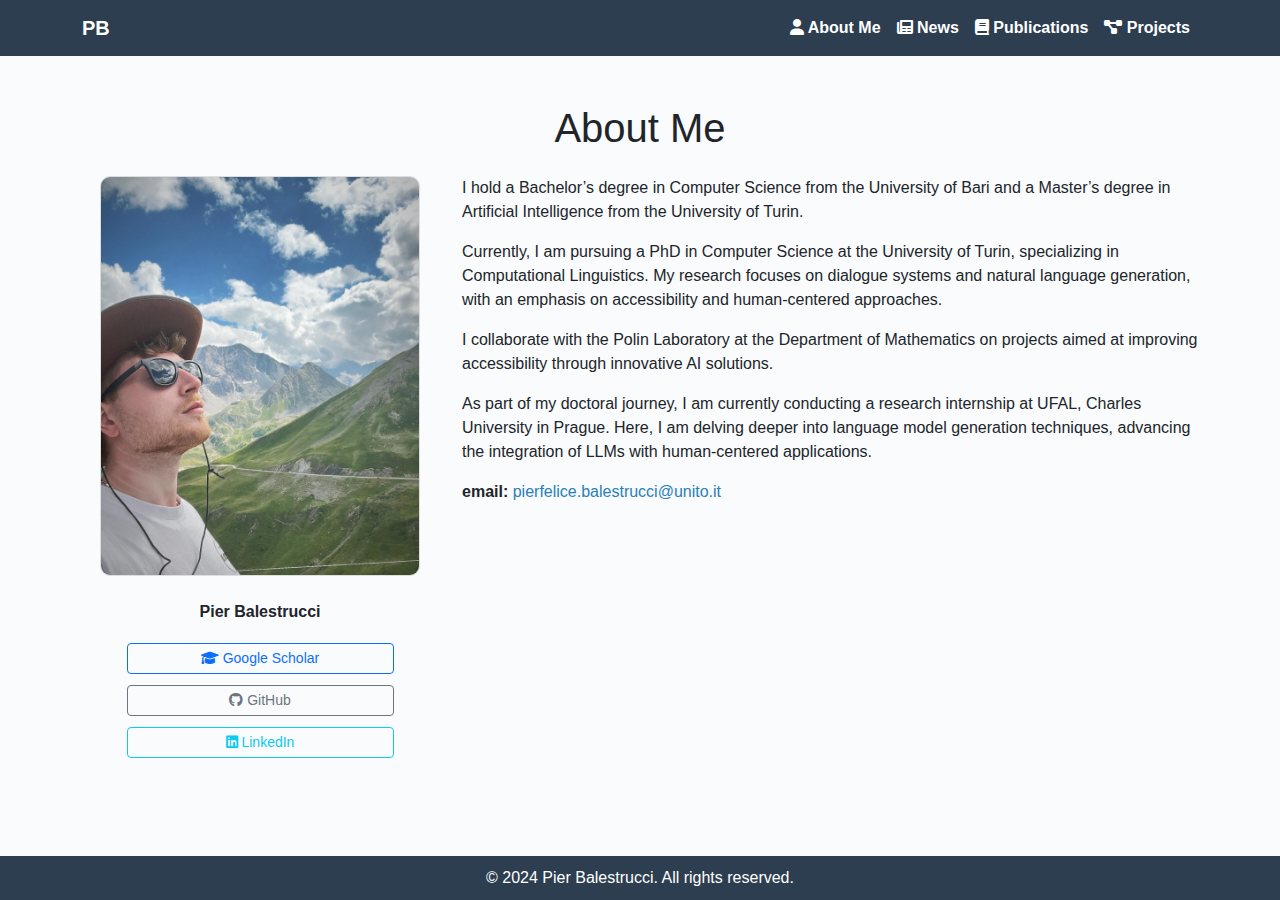
<file: index.html>
<!DOCTYPE html>
<html lang="en">
<head>
    <meta charset="UTF-8">
    <meta name="viewport" content="width=device-width, initial-scale=1.0">
    <title>About Me - Pier Balestrucci</title>
    <link href="https://cdn.jsdelivr.net/npm/bootstrap@5.3.0-alpha3/dist/css/bootstrap.min.css" rel="stylesheet">
    <link rel="stylesheet" href="https://cdnjs.cloudflare.com/ajax/libs/font-awesome/6.0.0-beta3/css/all.min.css">
    <link rel="stylesheet" href="styles.css">
</head>
<body>
    <!-- Navbar -->
    <nav class="navbar navbar-expand-lg justify-content-center">
        <div class="container">
            <a class="navbar-brand" href="index.html">PB</a>
            <button class="navbar-toggler" type="button" data-bs-toggle="collapse" data-bs-target="#navbarNav" aria-controls="navbarNav" aria-expanded="false" aria-label="Toggle navigation">
                <span class="navbar-toggler-icon"></span>
            </button>
            <div class="collapse navbar-collapse" id="navbarNav">
                <ul class="navbar-nav ms-auto">
                    <li class="nav-item"><a class="nav-link active" href="index.html"><i class="fas fa-user"></i> About Me</a></li>
                    <li class="nav-item"><a class="nav-link" href="news.html"><i class="fas fa-newspaper"></i> News</a></li>
                    <li class="nav-item"><a class="nav-link" href="publications.html"><i class="fas fa-book"></i> Publications</a></li>
                    <li class="nav-item"><a class="nav-link" href="projects.html"><i class="fas fa-project-diagram"></i> Projects</a></li>
                </ul>
            </div>
        </div>
    </nav>

    <!-- Main Content -->
    <div class="container mt-5">
        <h1 class="text-center mb-4">About Me</h1>
        <div class="row">
            <!-- Profile Picture -->
            <div class="col-md-4 text-center justify-content-center">
                <img src="photo/propic.jpeg" alt="Pier Balestrucci" class="img-rectangle mb-2">
                <div class="social-links mt-3 d-flex flex-column align-items-center">
                    <p>
                        <strong>Pier Balestrucci</strong>
                    </p>
                    <a href="https://scholar.google.com/citations?user=ShfLV-gAAAAJ&hl=it" target="_blank" class="btn btn-outline-primary btn-sm mb-2 w-75">
                        <i class="fas fa-graduation-cap"></i> Google Scholar
                    </a>
                    <a href="https://github.com/PierBale" target="_blank" class="btn btn-outline-secondary btn-sm mb-2 w-75">
                        <i class="fab fa-github"></i> GitHub
                    </a>
                    <a href="https://www.linkedin.com/in/pier-balestrucci-169a27173/" target="_blank" class="btn btn-outline-info btn-sm w-75">
                        <i class="fab fa-linkedin"></i> LinkedIn
                    </a>
                </div>
            </div>
            <!-- About Me Text -->
            <div class="col-md-8">
                <p class="about-me-text">
                    I hold a Bachelor’s degree in Computer Science from the University of Bari and a Master’s degree in Artificial Intelligence from the University of Turin.
                </p>
                <p class="about-me-text">
                    Currently, I am pursuing a PhD in Computer Science at the University of Turin, specializing in Computational Linguistics. My research focuses on dialogue systems and natural language generation, with an emphasis on accessibility and human-centered approaches.
                </p>
                <p class="about-me-text">
                    I collaborate with the Polin Laboratory at the Department of Mathematics on projects aimed at improving accessibility through innovative AI solutions. 
                </p>
                <p class="about-me-text">
                    As part of my doctoral journey, I am currently conducting a research internship at UFAL, Charles University in Prague. Here, I am delving deeper into language model generation techniques, advancing the integration of LLMs with human-centered applications.
                </p>
                <p class="about-me-text">
                    <strong>email:</strong> <a href="mailto:pierfelice.balestrucci@unito.it">pierfelice.balestrucci@unito.it</a>
                </p>
            </div>
        </div>
    </div>

    <!-- Footer -->
    <footer>
        <p>&copy; 2024 Pier Balestrucci. All rights reserved.</p>
    </footer>

    <!-- Include Bootstrap JS -->
    <script src="https://cdn.jsdelivr.net/npm/bootstrap@5.3.0-alpha3/dist/js/bootstrap.bundle.min.js"></script>
</body>
</html>
</file>
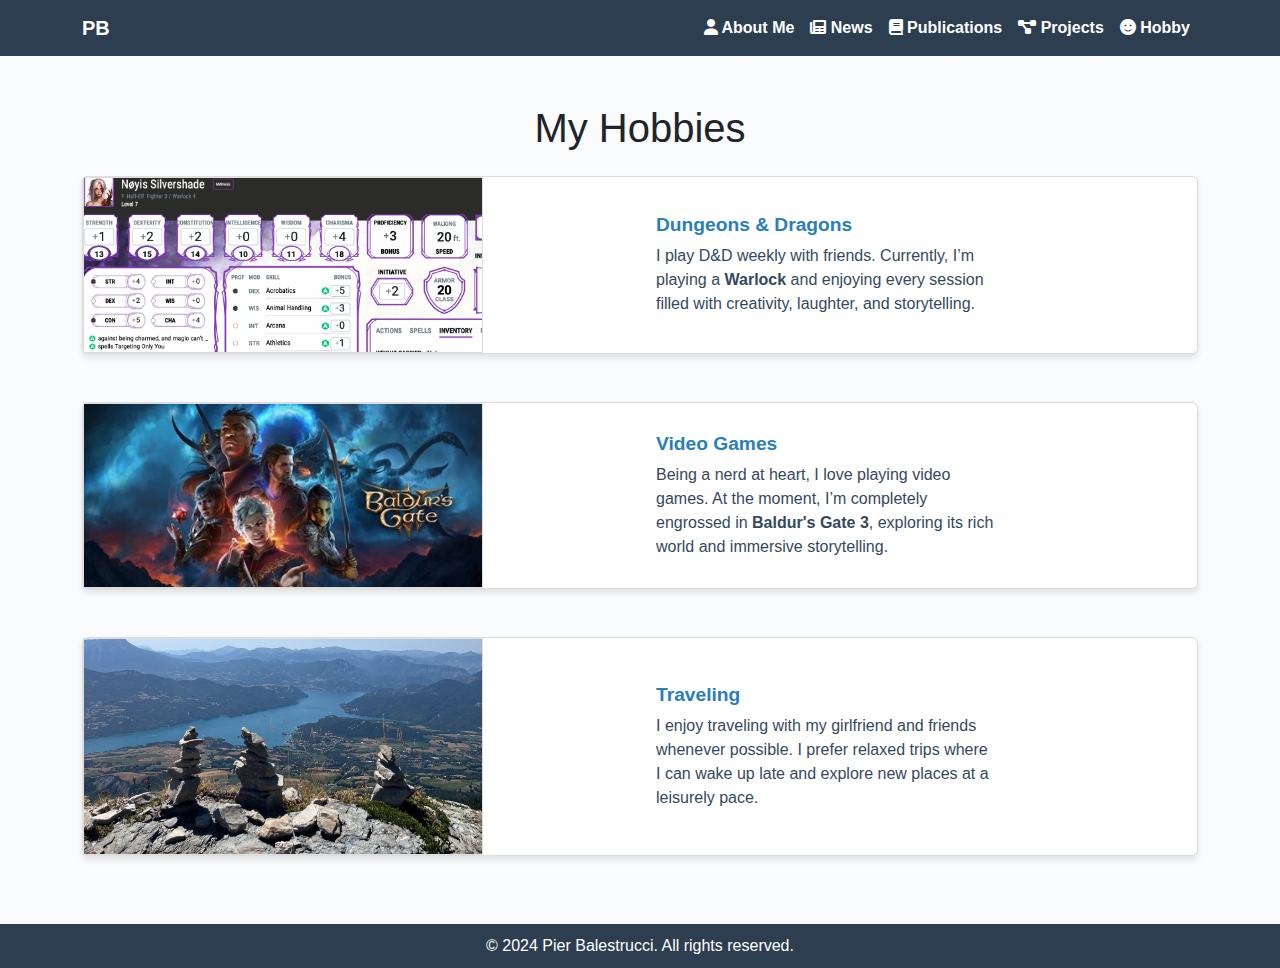
<file: hobbies.html>
<!DOCTYPE html>
<html lang="en">
<head>
    <meta charset="UTF-8">
    <meta name="viewport" content="width=device-width, initial-scale=1.0">
    <title>Hobbies - Pier Balestrucci</title>
    <link href="https://cdn.jsdelivr.net/npm/bootstrap@5.3.0-alpha3/dist/css/bootstrap.min.css" rel="stylesheet">
    <link rel="stylesheet" href="https://cdnjs.cloudflare.com/ajax/libs/font-awesome/6.0.0-beta3/css/all.min.css">
    <link rel="stylesheet" href="styles.css">
</head>
<body>
    <!-- Navbar -->
    <nav class="navbar navbar-expand-lg justify-content-center">
        <div class="container">
            <a class="navbar-brand" href="index.html">PB</a>
            <button class="navbar-toggler" type="button" data-bs-toggle="collapse" data-bs-target="#navbarNav" aria-controls="navbarNav" aria-expanded="false" aria-label="Toggle navigation">
                <span class="navbar-toggler-icon"></span>
            </button>
            <div class="collapse navbar-collapse" id="navbarNav">
                <ul class="navbar-nav ms-auto">
                    <li class="nav-item"><a class="nav-link" href="index.html"><i class="fas fa-user"></i> About Me</a></li>
                    <li class="nav-item"><a class="nav-link" href="news.html"><i class="fas fa-newspaper"></i> News</a></li>
                    <li class="nav-item"><a class="nav-link" href="publications.html"><i class="fas fa-book"></i> Publications</a></li>
                    <li class="nav-item"><a class="nav-link" href="projects.html"><i class="fas fa-project-diagram"></i> Projects</a></li>
                    <li class="nav-item"><a class="nav-link active" href="hobbies.html"><i class="fas fa-smile"></i> Hobby</a></li>
                </ul>
            </div>
        </div>
    </nav>

    <!-- Main Content -->
    <div class="container mt-5">
        <h1 class="text-center mb-4">My Hobbies</h1>
        
        <!-- Hobby 1: Dungeons & Dragons -->
        <div class="card mb-5">
            <div class="row g-0 align-items-center">
                <div class="col-md-6">
                    <img src="photo/warlock.png" class="img-fluid hobby-img" alt="Warlock Character">
                </div>
                <div class="col-md-4">
                    <div class="card-body">
                        <h5 class="card-title">Dungeons & Dragons</h5>
                        <p class="card-text">
                            I play D&D weekly with friends. Currently, I’m playing a <strong>Warlock</strong> and enjoying every session filled with creativity, laughter, and storytelling.
                        </p>
                    </div>
                </div>
            </div>
        </div>

        <!-- Hobby 2: Video Games -->
        <div class="card mb-5">
            <div class="row g-0 align-items-center">
                <div class="col-md-6">
                    <img src="photo/bg3.jpeg" class="img-fluid hobby-img" alt="Baldur's Gate 3">
                </div>
                <div class="col-md-4">
                    <div class="card-body">
                        <h5 class="card-title">Video Games</h5>
                        <p class="card-text">
                            Being a nerd at heart, I love playing video games. At the moment, I’m completely engrossed in <strong>Baldur's Gate 3</strong>, exploring its rich world and immersive storytelling.
                        </p>
                    </div>
                </div>
            </div>
        </div>

        <!-- Hobby 3: Traveling -->
        <div class="card mb-5">
            <div class="row g-0 align-items-center">
                <div class="col-md-6">
                    <img src="photo/travel.jpeg" class="img-fluid hobby-img" alt="Travel">
                </div>
                <div class="col-md-4">
                    <div class="card-body">
                        <h5 class="card-title">Traveling</h5>
                        <p class="card-text">
                            I enjoy traveling with my girlfriend and friends whenever possible. I prefer relaxed trips where I can wake up late and explore new places at a leisurely pace.
                        </p>
                    </div>
                </div>
            </div>
        </div>
    </div>

    <!-- Footer -->
    <footer>
        <p>&copy; 2024 Pier Balestrucci. All rights reserved.</p>
    </footer>

    <!-- Bootstrap JS -->
    <script src="https://cdn.jsdelivr.net/npm/bootstrap@5.3.0-alpha3/dist/js/bootstrap.bundle.min.js"></script>
</body>
</html>
</file>
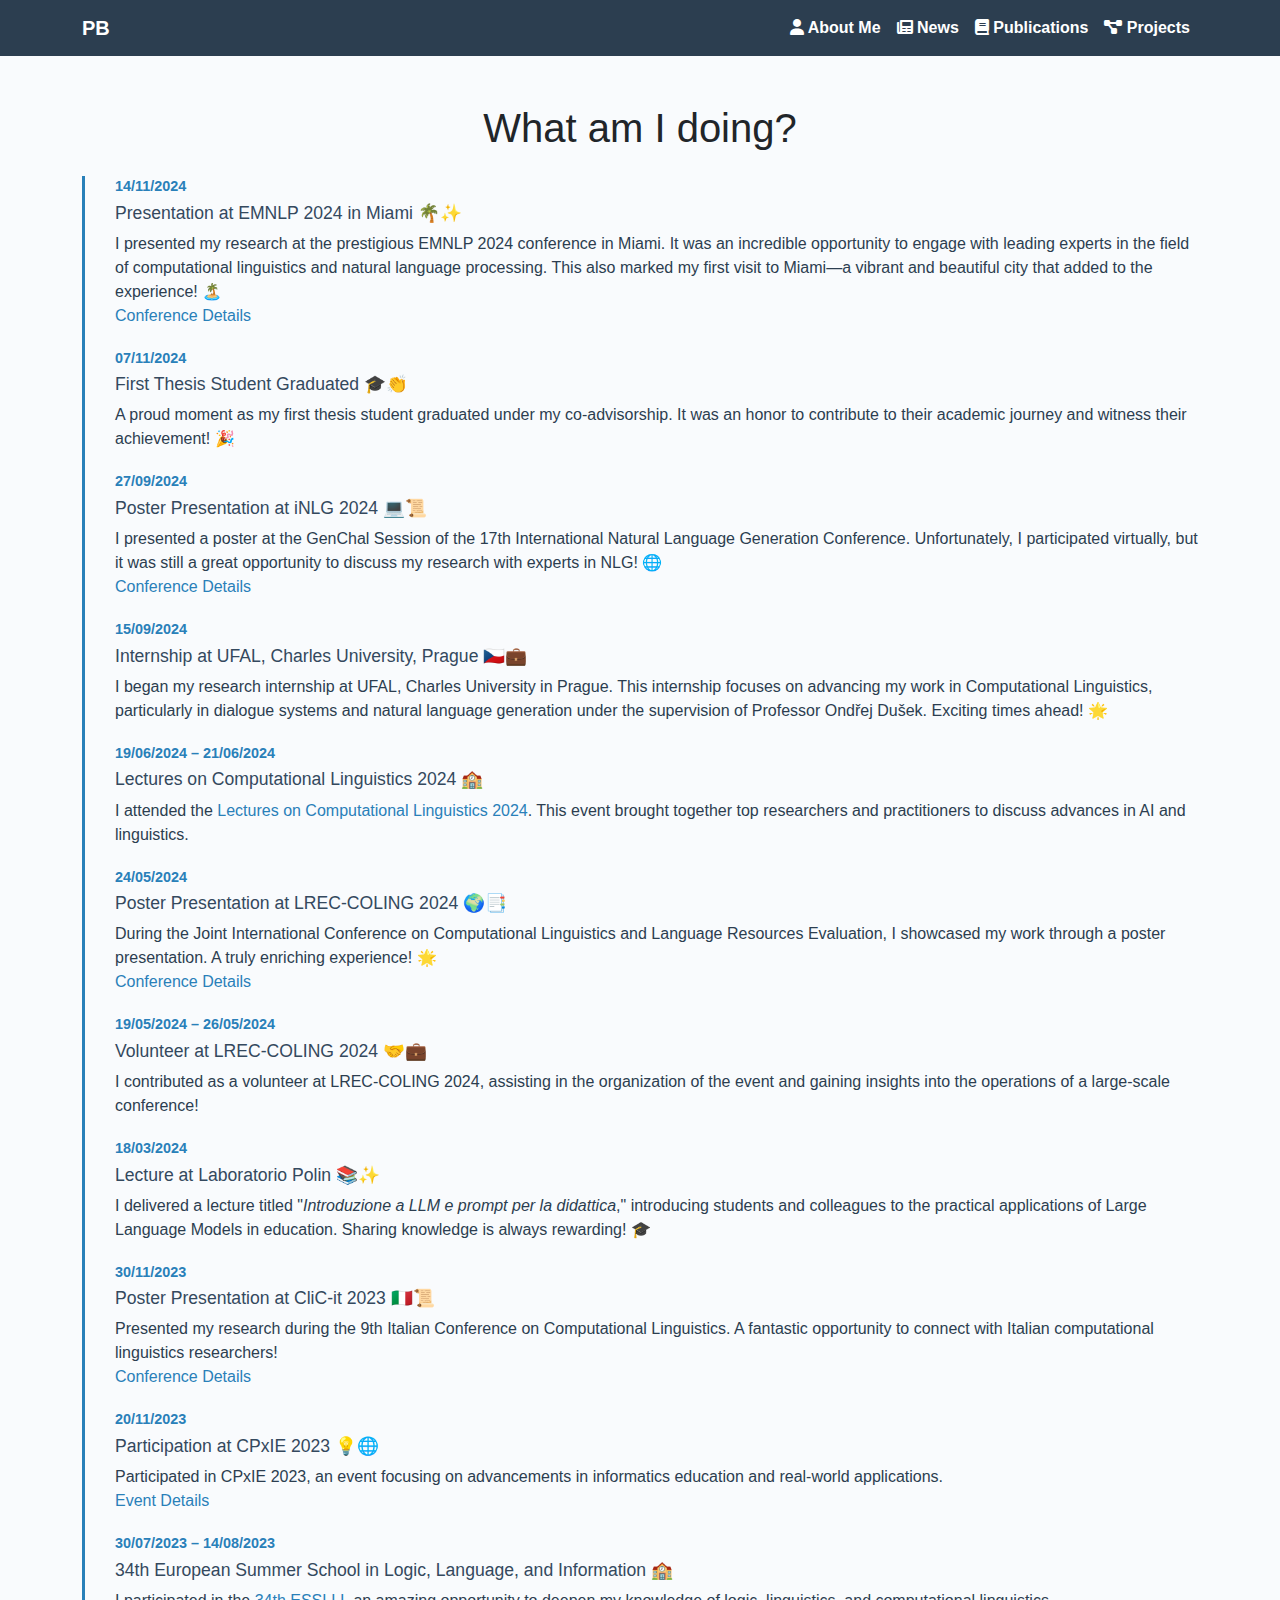
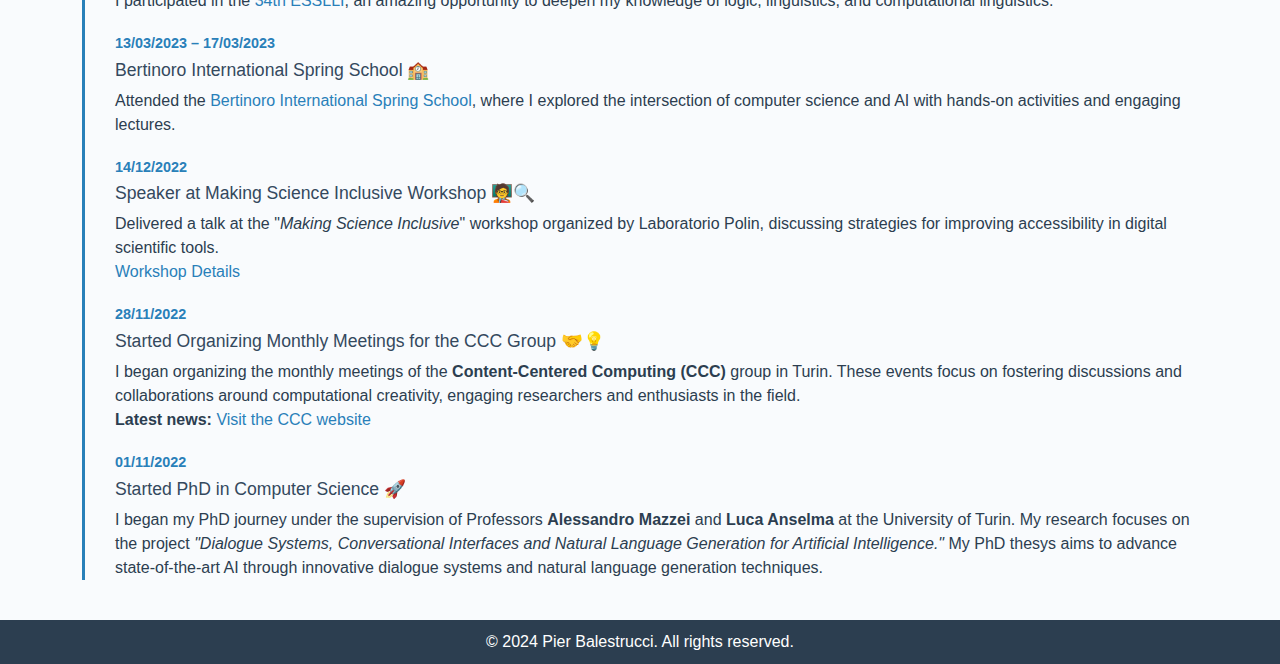
<file: news.html>
<!DOCTYPE html>
<html lang="en">
<head>
    <meta charset="UTF-8">
    <meta name="viewport" content="width=device-width, initial-scale=1.0">
    <title>News - Pier Balestrucci</title>
    <link href="https://cdn.jsdelivr.net/npm/bootstrap@5.3.0-alpha3/dist/css/bootstrap.min.css" rel="stylesheet">
    <link rel="stylesheet" href="https://cdnjs.cloudflare.com/ajax/libs/font-awesome/6.0.0-beta3/css/all.min.css">
    <link rel="stylesheet" href="styles.css">
</head>
<body>
    <!-- Navbar -->
    <nav class="navbar navbar-expand-lg justify-content-center">
        <div class="container">
            <a class="navbar-brand" href="index.html">PB</a>
            <button class="navbar-toggler" type="button" data-bs-toggle="collapse" data-bs-target="#navbarNav" aria-controls="navbarNav" aria-expanded="false" aria-label="Toggle navigation">
                <span class="navbar-toggler-icon"></span>
            </button>
            <div class="collapse navbar-collapse" id="navbarNav">
                <ul class="navbar-nav ms-auto">
                    <li class="nav-item"><a class="nav-link" href="index.html"><i class="fas fa-user"></i> About Me</a></li>
                    <li class="nav-item"><a class="nav-link active" href="news.html"><i class="fas fa-newspaper"></i> News</a></li>
                    <li class="nav-item"><a class="nav-link" href="publications.html"><i class="fas fa-book"></i> Publications</a></li>
                    <li class="nav-item"><a class="nav-link" href="projects.html"><i class="fas fa-project-diagram"></i> Projects</a></li>
                </ul>
            </div>
        </div>
    </nav>

    <div class="container mt-5">
        <h1 class="text-center mb-4">What am I doing?</h1>
        <section class="timeline">
            <div class="timeline-item">
                <div class="timeline-date">14/11/2024</div>
                <div class="timeline-content">
                    <h5>Presentation at EMNLP 2024 in Miami 🌴✨</h5>
                    <p>
                        I presented my research at the prestigious EMNLP 2024 conference in Miami. It was an incredible opportunity to engage with leading experts in the field of computational linguistics and natural language processing. 
                        This also marked my first visit to Miami—a vibrant and beautiful city that added to the experience! 🏝️<br>
                        <a href="https://2024.emnlp.org" target="_blank">Conference Details</a>
                    </p>
                </div>
            </div>
    
            <div class="timeline-item">
                <div class="timeline-date">07/11/2024</div>
                <div class="timeline-content">
                    <h5>First Thesis Student Graduated 🎓👏</h5>
                    <p>
                        A proud moment as my first thesis student graduated under my co-advisorship. It was an honor to contribute to their academic journey and witness their achievement! 🎉
                    </p>
                </div>
            </div>
    
            <div class="timeline-item">
                <div class="timeline-date">27/09/2024</div>
                <div class="timeline-content">
                    <h5>Poster Presentation at iNLG 2024 💻📜</h5>
                    <p>
                        I presented a poster at the GenChal Session of the 17th International Natural Language Generation Conference. 
                        Unfortunately, I participated virtually, but it was still a great opportunity to discuss my research with experts in NLG! 🌐<br>
                        <a href="https://2024.inlgmeeting.org" target="_blank">Conference Details</a>
                    </p>
                </div>
            </div>

            <div class="timeline-item">
                <div class="timeline-date">15/09/2024</div>
                <div class="timeline-content">
                    <h5>Internship at UFAL, Charles University, Prague 🇨🇿💼</h5>
                    <p>
                        I began my research internship at UFAL, Charles University in Prague. This internship focuses on advancing my work in Computational Linguistics, particularly in dialogue systems and natural language generation under the supervision of Professor Ondřej Dušek. Exciting times ahead! 🌟
                    </p>
                </div>
            </div>

            <div class="timeline-item">
                <div class="timeline-date">19/06/2024 – 21/06/2024</div>
                <div class="timeline-content">
                    <h5>Lectures on Computational Linguistics 2024 🏫</h5>
                    <p>
                        I attended the <a href="https://www.ai-lc.it/en/lectures-2/lectures-2024/" target="_blank">Lectures on Computational Linguistics 2024</a>. This event brought together top researchers and practitioners to discuss advances in AI and linguistics.
                    </p>
                </div>
            </div>

    
            <div class="timeline-item">
                <div class="timeline-date">24/05/2024</div>
                <div class="timeline-content">
                    <h5>Poster Presentation at LREC-COLING 2024 🌍📑</h5>
                    <p>
                        During the Joint International Conference on Computational Linguistics and Language Resources Evaluation, I showcased my work through a poster presentation. A truly enriching experience! 🌟<br>
                        <a href="https://lrec-coling-2024.org" target="_blank">Conference Details</a>
                    </p>
                </div>
            </div>
    
            <div class="timeline-item">
                <div class="timeline-date">19/05/2024 – 26/05/2024</div>
                <div class="timeline-content">
                    <h5>Volunteer at LREC-COLING 2024 🤝💼</h5>
                    <p>
                        I contributed as a volunteer at LREC-COLING 2024, assisting in the organization of the event and gaining insights into the operations of a large-scale conference!
                    </p>
                </div>
            </div>
    
            <div class="timeline-item">
                <div class="timeline-date">18/03/2024</div>
                <div class="timeline-content">
                    <h5>Lecture at Laboratorio Polin 📚✨</h5>
                    <p>
                        I delivered a lecture titled "<em>Introduzione a LLM e prompt per la didattica</em>," introducing students and colleagues to the practical applications of Large Language Models in education. Sharing knowledge is always rewarding! 🎓
                    </p>
                </div>
            </div>
    
            <div class="timeline-item">
                <div class="timeline-date">30/11/2023</div>
                <div class="timeline-content">
                    <h5>Poster Presentation at CliC-it 2023 🇮🇹📜</h5>
                    <p>
                        Presented my research during the 9th Italian Conference on Computational Linguistics. A fantastic opportunity to connect with Italian computational linguistics researchers!<br>
                        <a href="https://clic2023.ilc.cnr.it" target="_blank">Conference Details</a>
                    </p>
                </div>
            </div>
    
            <div class="timeline-item">
                <div class="timeline-date">20/11/2023</div>
                <div class="timeline-content">
                    <h5>Participation at CPxIE 2023 💡🌐</h5>
                    <p>
                        Participated in CPxIE 2023, an event focusing on advancements in informatics education and real-world applications.<br>
                        <a href="https://www.cpxie.net" target="_blank">Event Details</a>
                    </p>
                </div>
            </div>

            <div class="timeline-item">
                <div class="timeline-date">30/07/2023 – 14/08/2023</div>
                <div class="timeline-content">
                    <h5>34th European Summer School in Logic, Language, and Information 🏫</h5>
                    <p>
                        I participated in the <a href="https://2023.esslli.eu" target="_blank">34th ESSLLI</a>, an amazing opportunity to deepen my knowledge of logic, linguistics, and computational linguistics.
                    </p>
                </div>
            </div>

            <div class="timeline-item">
                <div class="timeline-date">13/03/2023 – 17/03/2023</div>
                <div class="timeline-content">
                    <h5>Bertinoro International Spring School 🏫</h5>
                    <p>
                        Attended the <a href="https://cs.unibo.it/projects/BISS/2023/program/" target="_blank">Bertinoro International Spring School</a>, where I explored the intersection of computer science and AI with hands-on activities and engaging lectures.
                    </p>
                </div>
            </div>

            <div class="timeline-item">
                <div class="timeline-date">14/12/2022</div>
                <div class="timeline-content">
                    <h5>Speaker at Making Science Inclusive Workshop 🧑‍🏫🔍</h5>
                    <p>
                        Delivered a talk at the "<em>Making Science Inclusive</em>" workshop organized by Laboratorio Polin, discussing strategies for improving accessibility in digital scientific tools.<br>
                        <a href="http://www.integr-abile.unito.it/workshop2022_2/" target="_blank">Workshop Details</a>
                    </p>
                </div>
            </div>

            <div class="timeline-item">
                <div class="timeline-date">28/11/2022</div>
                <div class="timeline-content">
                    <h5>Started Organizing Monthly Meetings for the CCC Group 🤝💡</h5>
                    <p>
                        I began organizing the monthly meetings of the <strong>Content-Centered Computing (CCC)</strong> group in Turin. These events focus on fostering discussions and collaborations around computational creativity, engaging researchers and enthusiasts in the field.<br>
                        <strong>Latest news:</strong> <a href="https://ccc.di.unito.it/" target="_blank">Visit the CCC website</a>
                    </p>
                </div>
            </div>

            <div class="timeline-item">
                <div class="timeline-date">01/11/2022</div>
                <div class="timeline-content">
                    <h5>Started PhD in Computer Science 🚀</h5>
                    <p>
                        I began my PhD journey under the supervision of Professors <strong>Alessandro Mazzei</strong> and <strong>Luca Anselma</strong> at the University of Turin. My research focuses on the project <em>"Dialogue Systems, Conversational Interfaces and Natural Language Generation for Artificial Intelligence."</em>
                        My PhD thesys aims to advance state-of-the-art AI through innovative dialogue systems and natural language generation techniques.
                    </p>
                </div>
            </div>
        </section>
    </div>
    <footer>
        <p>&copy; 2024 Pier Balestrucci. All rights reserved.</p>
    </footer>

    <!-- Bootstrap JS -->
    <script src="https://cdn.jsdelivr.net/npm/bootstrap@5.3.0-alpha3/dist/js/bootstrap.bundle.min.js"></script>
</body>
</html>
</file>
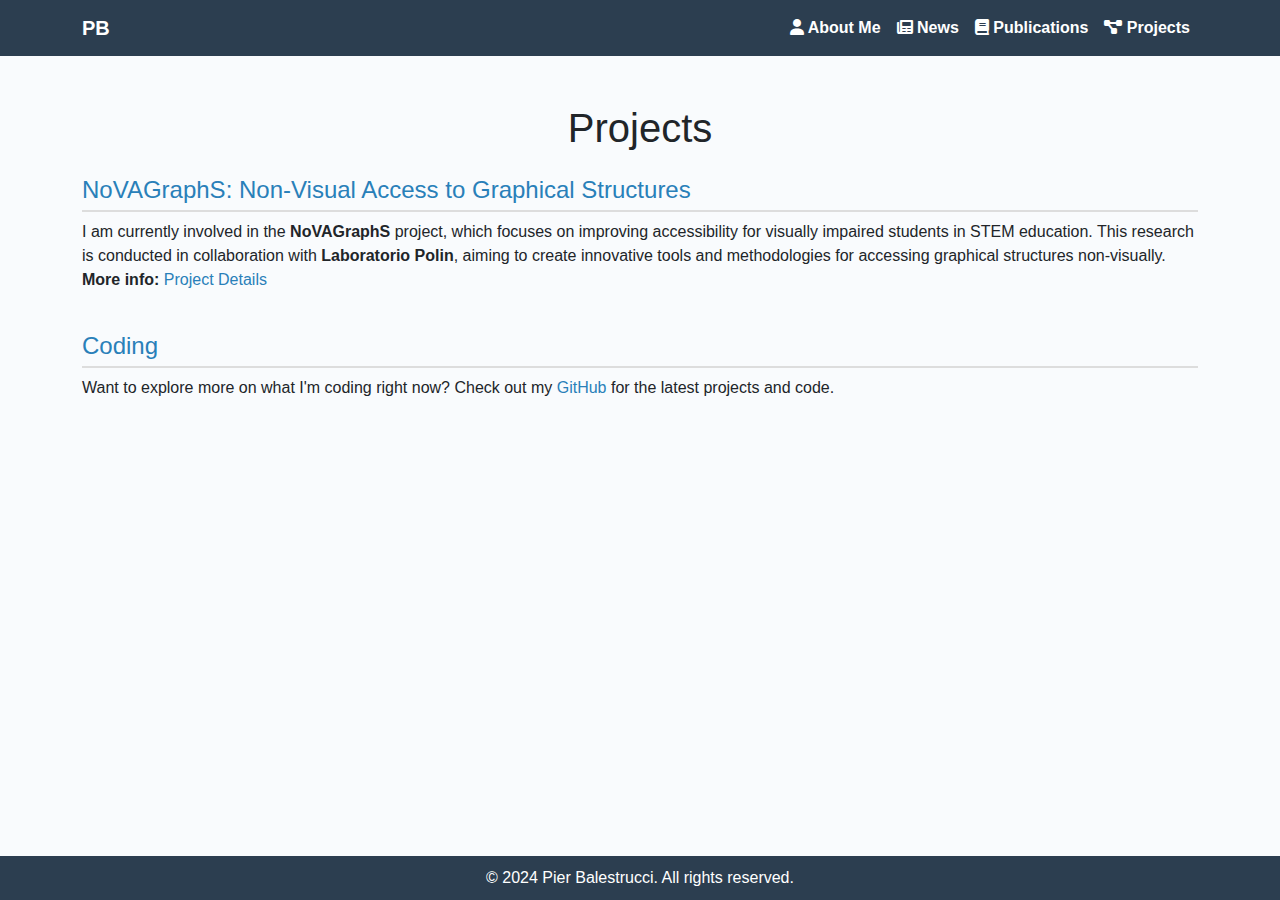
<file: projects.html>
<!DOCTYPE html>
<html lang="en">
<head>
    <meta charset="UTF-8">
    <meta name="viewport" content="width=device-width, initial-scale=1.0">
    <title>Project - Pier Balestrucci</title>
    <link href="https://cdn.jsdelivr.net/npm/bootstrap@5.3.0-alpha3/dist/css/bootstrap.min.css" rel="stylesheet">
    <link rel="stylesheet" href="https://cdnjs.cloudflare.com/ajax/libs/font-awesome/6.0.0-beta3/css/all.min.css">
    <link rel="stylesheet" href="styles.css">
</head>
<body>
    <!-- Navbar -->
    <nav class="navbar navbar-expand-lg justify-content-center">
        <div class="container">
            <a class="navbar-brand" href="index.html">PB</a>
            <button class="navbar-toggler" type="button" data-bs-toggle="collapse" data-bs-target="#navbarNav" aria-controls="navbarNav" aria-expanded="false" aria-label="Toggle navigation">
                <span class="navbar-toggler-icon"></span>
            </button>
            <div class="collapse navbar-collapse" id="navbarNav">
                <ul class="navbar-nav ms-auto">
                    <li class="nav-item"><a class="nav-link" href="index.html"><i class="fas fa-user"></i> About Me</a></li>
                    <li class="nav-item"><a class="nav-link" href="news.html"><i class="fas fa-newspaper"></i> News</a></li>
                    <li class="nav-item"><a class="nav-link" href="publications.html"><i class="fas fa-book"></i> Publications</a></li>
                    <li class="nav-item"><a class="nav-link active" href="projects.html"><i class="fas fa-project-diagram"></i> Projects</a></li>
                </ul>
            </div>
        </div>
    </nav>

    <div class="container mt-5">
        <h1 class="text-center mb-4">Projects</h1>
        <section>
            <h2>NoVAGraphS: Non-Visual Access to Graphical Structures</h2>
            <p>
                I am currently involved in the <strong>NoVAGraphS</strong> project, which focuses on improving accessibility for visually impaired students in STEM education. 
                This research is conducted in collaboration with <strong>Laboratorio Polin</strong>, aiming to create innovative tools and methodologies for accessing graphical structures non-visually.<br>
                <strong>More info:</strong> <a href="http://www.integr-abile.unito.it/progetto-novagraphs/" target="_blank">Project Details</a>
            </p>
        </section>

        <br/>
    
        <h2>Coding</h2>
        <p>
            Want to explore more on what I'm coding right now? Check out my <a href="https://github.com/PierBale" target="_blank">GitHub</a> for the latest projects and code.
        <p>
        </section>
    </div>

    <!-- Footer -->
    <footer>
        <p>&copy; 2024 Pier Balestrucci. All rights reserved.</p>
    </footer>

    <!-- Bootstrap JS -->
    <script src="https://cdn.jsdelivr.net/npm/bootstrap@5.3.0-alpha3/dist/js/bootstrap.bundle.min.js"></script>
</body>
</html>
</file>
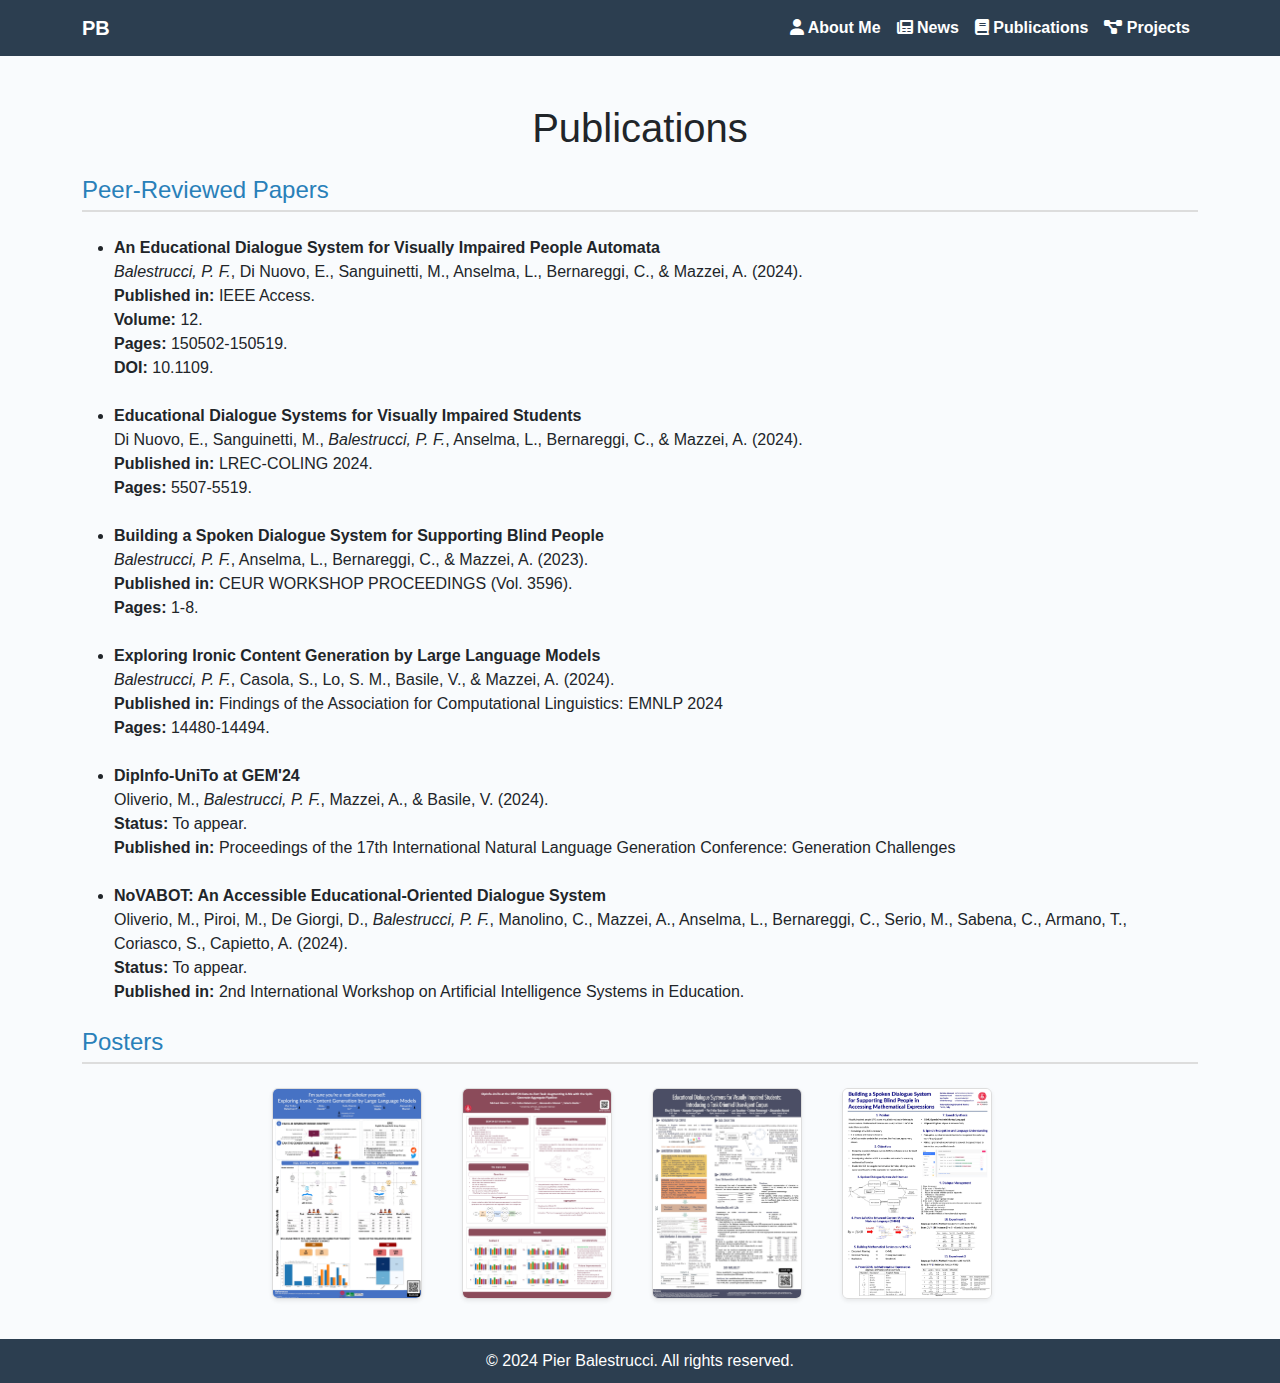
<file: publications.html>
<!DOCTYPE html>
<html lang="en">
<head>
    <meta charset="UTF-8">
    <meta name="viewport" content="width=device-width, initial-scale=1.0">
    <title>Publications - Pier Balestrucci</title>
    <link href="https://cdn.jsdelivr.net/npm/bootstrap@5.3.0-alpha3/dist/css/bootstrap.min.css" rel="stylesheet">
    <link rel="stylesheet" href="https://cdnjs.cloudflare.com/ajax/libs/font-awesome/6.0.0-beta3/css/all.min.css">
    <link rel="stylesheet" href="styles.css">
</head>
<body>
    <!-- Navbar -->
    <nav class="navbar navbar-expand-lg justify-content-center">
        <div class="container">
            <a class="navbar-brand" href="index.html">PB</a>
            <button class="navbar-toggler" type="button" data-bs-toggle="collapse" data-bs-target="#navbarNav" aria-controls="navbarNav" aria-expanded="false" aria-label="Toggle navigation">
                <span class="navbar-toggler-icon"></span>
            </button>
            <div class="collapse navbar-collapse" id="navbarNav">
                <ul class="navbar-nav ms-auto">
                    <li class="nav-item"><a class="nav-link" href="index.html"><i class="fas fa-user"></i> About Me</a></li>
                    <li class="nav-item"><a class="nav-link" href="news.html"><i class="fas fa-newspaper"></i> News</a></li>
                    <li class="nav-item"><a class="nav-link active" href="publications.html"><i class="fas fa-book"></i> Publications</a></li>
                    <li class="nav-item"><a class="nav-link" href="projects.html"><i class="fas fa-project-diagram"></i> Projects</a></li>
                </ul>
            </div>
        </div>
    </nav>

    <!-- Main Content -->
    <div class="container mt-5">
        <h1 class="text-center mb-4">Publications</h1>
        <section>
            <h2 class="mb-4">Peer-Reviewed Papers</h2>
            <ul>
                <li class="mb-4">
                    <strong>An Educational Dialogue System for Visually Impaired People Automata</strong><br>
                    <em>Balestrucci, P. F.</em>, Di Nuovo, E., Sanguinetti, M., Anselma, L., Bernareggi, C., & Mazzei, A. (2024).<br>
                    <strong>Published in:</strong> IEEE Access.<br>
                    <strong>Volume:</strong> 12.<br>
                    <strong>Pages:</strong> 150502-150519.<br>
                    <strong>DOI:</strong> 10.1109.
                </li>
                <li class="mb-4">
                    <strong>Educational Dialogue Systems for Visually Impaired Students</strong><br>
                    Di Nuovo, E., Sanguinetti, M., <em>Balestrucci, P. F.</em>, Anselma, L., Bernareggi, C., & Mazzei, A. (2024).<br>
                    <strong>Published in:</strong> LREC-COLING 2024.<br>
                    <strong>Pages:</strong> 5507-5519.

                </li>
                <li class="mb-4">
                    <strong>Building a Spoken Dialogue System for Supporting Blind People</strong><br>
                    <em>Balestrucci, P. F.</em>, Anselma, L., Bernareggi, C., & Mazzei, A. (2023).<br>
                    <strong>Published in:</strong> CEUR WORKSHOP PROCEEDINGS (Vol. 3596).<br>
                    <strong>Pages:</strong> 1-8.
                </li>
                <li class="mb-4">
                    <strong>Exploring Ironic Content Generation by Large Language Models</strong><br>
                    <em>Balestrucci, P. F.</em>, Casola, S., Lo, S. M., Basile, V., & Mazzei, A. (2024).<br>
                    <strong>Published in:</strong> Findings of the Association for Computational Linguistics: EMNLP 2024<br>
                    <strong>Pages:</strong> 14480-14494.
                </li>
                <li class="mb-4">
                    <strong>DipInfo-UniTo at GEM'24</strong><br>
                    Oliverio, M., <em>Balestrucci, P. F.</em>, Mazzei, A., & Basile, V. (2024).<br>
                    <strong>Status:</strong> To appear.<br>
                    <strong>Published in:</strong> Proceedings of the 17th International Natural Language Generation Conference: Generation Challenges
                </li>
                <li class="mb-4">
                    <strong>NoVABOT: An Accessible Educational-Oriented Dialogue System</strong><br>
                    Oliverio, M., Piroi, M., De Giorgi, D., <em>Balestrucci, P. F.</em>, Manolino, C., Mazzei, A., Anselma, L., Bernareggi, C., Serio, M., Sabena, C., Armano, T., Coriasco, S., Capietto, A. (2024).<br>
                    <strong>Status:</strong> To appear.<br>
                    <strong>Published in:</strong> 2nd International Workshop on Artificial Intelligence Systems in Education.
                </li>
            </ul>
        </section>

        <section>
            <h2 class="mb-4">Posters</h2>
            <div class="row g-4 justify-content-center">
                <div class="col-md-2">
                    <a href="poster/emnlp24.pdf" target="_blank">
                        <img src="poster/emnlp24-thumbnail.jpeg" class="img-fluid rounded shadow-sm" alt="Poster 1">
                    </a>
                </div>
                <div class="col-md-2">
                    <a href="poster/gem24.pdf" target="_blank">
                        <img src="poster/gem24-thumbnail.jpeg" class="img-fluid rounded shadow-sm" alt="Poster 2">
                    </a>
                </div>
                <div class="col-md-2">
                    <a href="poster/coling24.pdf" target="_blank">
                        <img src="poster/coling24-thumbnail.jpeg" class="img-fluid rounded shadow-sm" alt="Poster 3">
                    </a>
                </div>
                <div class="col-md-2">
                    <a href="poster/clicit23.pdf" target="_blank">
                        <img src="poster/clicit23-thumbnail.jpeg" class="img-fluid rounded shadow-sm" alt="Poster 4">
                    </a>
                </div>
            </div>
        </section>
    </div>

    <!-- Footer -->
    <footer>
        <p>&copy; 2024 Pier Balestrucci. All rights reserved.</p>
    </footer>

    <!-- Bootstrap JS -->
    <script src="https://cdn.jsdelivr.net/npm/bootstrap@5.3.0-alpha3/dist/js/bootstrap.bundle.min.js"></script>
</body>
</html>
</file>
<file: styles.css>
/* ========================================
   Layout generale
======================================== */
html, body {
    height: 100%;
    margin: 0;
    display: flex;
    flex-direction: column;
    font-family: Arial, sans-serif; /* Font leggibile */
    background-color: #f9fbfd; /* Colore di sfondo più accogliente */
}

/* Contenitore principale */
.container {
    flex: 1; /* Occupa lo spazio rimanente */
}

body {
    overflow-y: auto; /* Abilita lo scroll */
}

body::-webkit-scrollbar {
    display: none; /* Nasconde la scrollbar su Safari */
}

/* ========================================
   Navbar
======================================== */
.navbar {
    background-color: #2c3e50; /* Blu scuro accattivante */
}

.navbar-brand, .nav-link {
    color: white !important;
    font-weight: 600;
}

.navbar-brand:hover, .nav-link:hover {
    color: #95a5a6 !important; /* Grigio chiaro per hover */
    text-decoration: underline;
}

/* ========================================
   Footer
======================================== */
footer {
    background-color: #2c3e50;
    color: white;
    text-align: center;
    padding: 10px 0;
    margin-top: 20px;
}

footer a {
    color: #ecf0f1; /* Colore chiaro per link nel footer */
    text-decoration: none;
    font-weight: bold;
}

footer a:hover {
    color: #bdc3c7;
    text-decoration: underline;
}

footer p {
    margin: 0;
    line-height: 1.5;
}

/* ========================================
   Timeline
======================================== */
.timeline {
    position: relative;
    padding-left: 30px;
    border-left: 3px solid #2980b9; /* Linea blu */
    margin-top: 20px;
}

.timeline-item {
    position: relative;
    margin-bottom: 20px;
}

.timeline-date {
    font-weight: bold;
    color: #2980b9;
    margin-bottom: 5px;
    font-size: 0.9rem;
}

.timeline-content h5 {
    font-size: 1.1rem;
    color: #34495e; /* Colore accattivante per i titoli */
}

.timeline-content p {
    margin: 5px 0 0;
    color: #2c3e50;
}

.timeline-content a {
    color: #2980b9;
    text-decoration: none;
}

.timeline-content a:hover {
    color: #1abc9c; /* Verde per hover */
    text-decoration: underline;
}

/* Freccia verso l'alto */
.timeline-arrow {
    position: absolute;
    top: -30px; /* Posiziona sopra la timeline */
    left: 27px; /* Allinea con il bordo della timeline */
    font-size: 20px;
    color: #2980b9;
    cursor: pointer;
}
/* ========================================
   Cards
======================================== */
.card {
    border: 1px solid #ddd;
    box-shadow: 0 4px 6px rgba(0, 0, 0, 0.1);
    transition: transform 0.3s, box-shadow 0.3s;
}

.card:hover {
    transform: scale(1.02);
    box-shadow: 0 6px 12px rgba(0, 0, 0, 0.15);
}

.card-title {
    color: #2980b9;
    font-weight: bold;
    font-size: 1.2rem;
}

.card-text {
    color: #34495e;
}

.card-text a {
    color: #2980b9;
    text-decoration: none;
}

.card-text a:hover {
    color: #1abc9c;
    text-decoration: underline;
}

/* ========================================
   Immagini
======================================== */
/* Stile per immagini rettangolari */
.img-rectangle {
    border-radius: 10px;
    width: 100%;
    max-width: 320px;
    height: auto;
    border: 1px solid #ddd;
}

/* Stile per immagini fluide */
.img-fluid {
    border-radius: 5px;
    width: 100%;
    max-width: 150px;
    height: auto;
    border: 1px solid #ddd;
}

/* Immagini delle cards */
.hobby-img {
    border-radius: 0px;
    width: 100%; /* Adatta l'immagine alla larghezza del contenitore */
    border-right: none; /* Rimuovi il bordo */
    max-width: 400px;
    height: 150; /* Altezza uniforme per tutte le immagini */
    object-fit: cover; /* Mantiene le proporzioni e adatta l'immagine */
    border-right: 1px solid #ddd; /* Bordo opzionale per separare immagine e testo */
}

/* ========================================
   Pulsanti e link
======================================== */
a {
    color: #2980b9;
    text-decoration: none;
}

a:hover {
    color: #1abc9c;
    text-decoration: underline;
}

.btn-outline-primary:hover {
    background-color: #2980b9;
    color: white;
}

.btn-outline-secondary:hover {
    background-color: #7f8c8d;
    color: white;
}

.btn-outline-info:hover {
    background-color: #1abc9c;
    color: white;
}

.btn {
    margin: 3px;
}

/* ========================================
   Margini e spaziature
======================================== */
.row.g-4 {
    margin-bottom: 20px;
}

h2 {
    font-size: 1.5rem;
    color: #2980b9;
    border-bottom: 2px solid #ddd;
    padding-bottom: 5px;
}


/* ========================================
   Link GitHub
======================================== */
.github-link {
    position: relative;
    top: 50vh; /* Sposta verso il basso metà dell'altezza del viewport */
    margin-bottom: 20px;
    border-top: 1px solid #ddd;
}

.github-link p a {
    color: #2980b9;
    text-decoration: none;
    font-weight: bold;
}

.github-link p a:hover {
    text-decoration: underline;
    color: #1abc9c;
}
</file>
